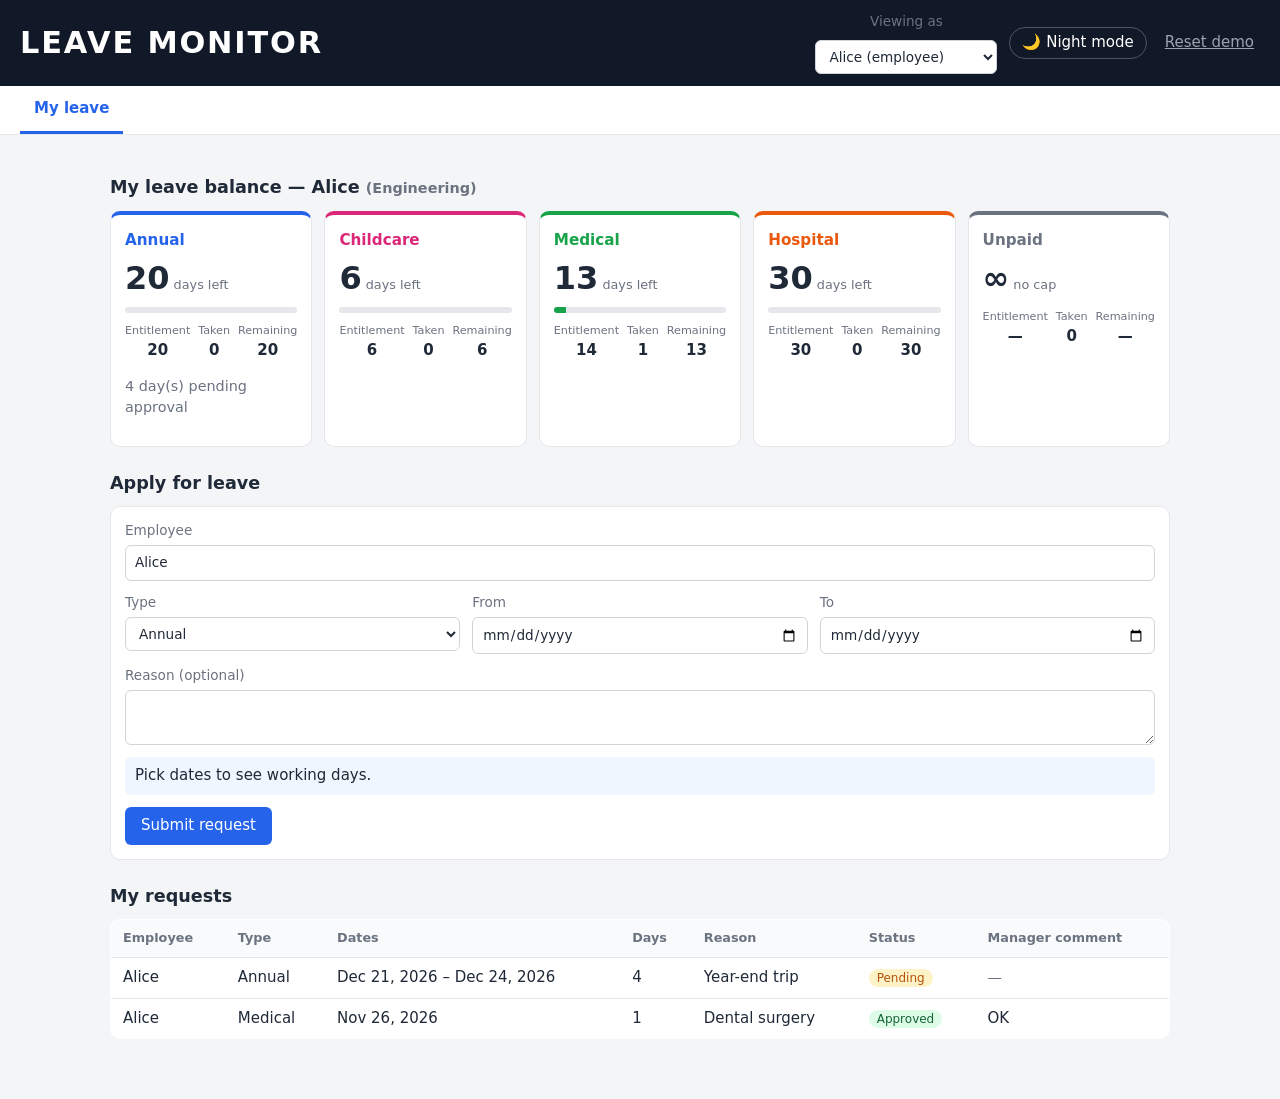
<file: index.html>
<!doctype html>
<html lang="en">
<head>
  <meta charset="utf-8">
  <meta name="viewport" content="width=device-width, initial-scale=1">
  <title>Leave Monitor</title>
  <link rel="stylesheet" href="styles.css">
  <script>try { var t = localStorage.getItem('leave-theme'); if (t) document.documentElement.dataset.theme = t; } catch (e) {}</script>
</head>
<body>
  <header class="top">
    <h1>Leave Monitor</h1>
    <div class="who">
      <label>Viewing as <select id="who"></select></label>
      <button id="theme" class="theme-btn" title="Switch between day and night theme"></button>
      <button id="reset" class="link" title="Reset demo data">Reset demo</button>
    </div>
  </header>
  <nav id="tabs" class="tabs"></nav>
  <main id="view"></main>

  <script src="js/workdays.js"></script>
  <script src="js/data.js"></script>
  <script src="js/store.js"></script>
  <script src="js/ui-employee.js"></script>
  <script src="js/ui-manager.js"></script>
  <script src="js/ui-calendar.js"></script>
  <script src="js/ui-team.js"></script>
  <script src="js/ui-overview.js"></script>
  <script src="js/app.js"></script>
</body>
</html>
</file>
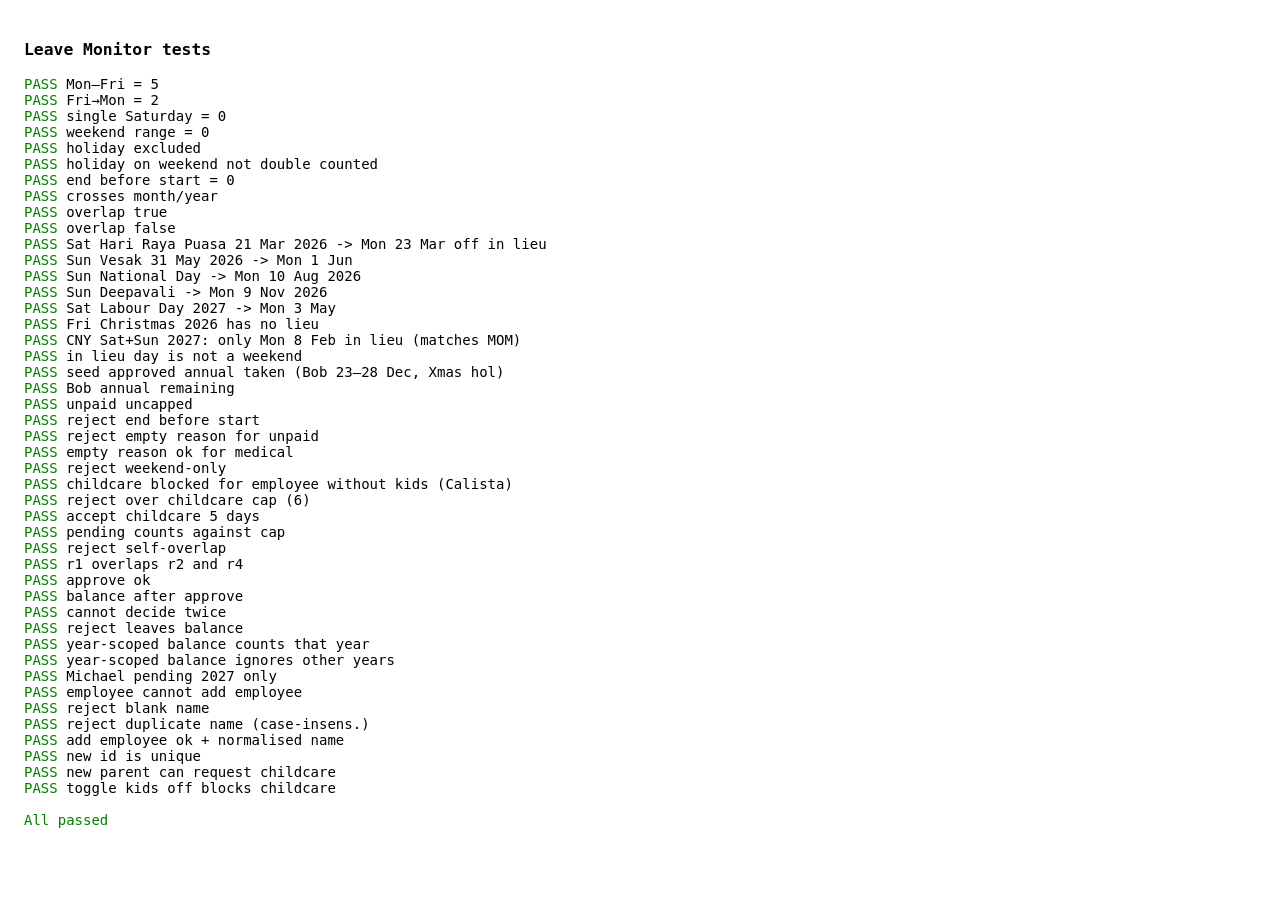
<file: tests.html>
<!doctype html>
<html><head><meta charset="utf-8"><title>Leave tests</title>
<style>body{font:14px monospace;padding:16px}.p{color:green}.f{color:red;font-weight:bold}</style></head>
<body><h3>Leave Monitor tests</h3><pre id="out"></pre>
<script src="js/workdays.js"></script>
<script src="js/data.js"></script>
<script src="js/store.js"></script>
<script>
const out = document.getElementById('out'); let fails = 0;
const eq = (name, got, want) => {
  const ok = JSON.stringify(got) === JSON.stringify(want); if (!ok) fails++;
  out.innerHTML += `<span class="${ok ? 'p' : 'f'}">${ok ? 'PASS' : 'FAIL'}</span> ${name}${ok ? '' : ` — got ${JSON.stringify(got)}, want ${JSON.stringify(want)}`}\n`;
};
const H = [{ date: '2026-12-25', name: 'Xmas' }];
// 2026-12-25 is a Friday.
eq('Mon–Fri = 5', Workdays.countWorkingDays('2026-11-23', '2026-11-27', []), 5);
eq('Fri→Mon = 2', Workdays.countWorkingDays('2026-11-27', '2026-11-30', []), 2);
eq('single Saturday = 0', Workdays.countWorkingDays('2026-11-28', '2026-11-28', []), 0);
eq('weekend range = 0', Workdays.countWorkingDays('2026-11-28', '2026-11-29', []), 0);
eq('holiday excluded', Workdays.countWorkingDays('2026-12-24', '2026-12-28', H), 2); // Thu + Mon
eq('holiday on weekend not double counted', Workdays.countWorkingDays('2026-12-25', '2026-12-27', H), 0);
eq('end before start = 0', Workdays.countWorkingDays('2026-11-30', '2026-11-23', []), 0);
eq('crosses month/year', Workdays.countWorkingDays('2026-12-30', '2027-01-04', [{date:'2027-01-01'}]), 3); // Wed,Thu,Mon
eq('overlap true', Workdays.rangesOverlap('2026-12-01','2026-12-05','2026-12-05','2026-12-09'), true);
eq('overlap false', Workdays.rangesOverlap('2026-12-01','2026-12-04','2026-12-05','2026-12-09'), false);

const dates = (d) => SEED_HOLIDAYS.some((h) => h.date === d);
eq('Sat Hari Raya Puasa 21 Mar 2026 -> Mon 23 Mar off in lieu', dates('2026-03-23'), true);
eq('Sun Vesak 31 May 2026 -> Mon 1 Jun', dates('2026-06-01'), true);
eq('Sun National Day -> Mon 10 Aug 2026', dates('2026-08-10'), true);
eq('Sun Deepavali -> Mon 9 Nov 2026', dates('2026-11-09'), true);
eq('Sat Labour Day 2027 -> Mon 3 May', dates('2027-05-03'), true);
eq('Fri Christmas 2026 has no lieu', dates('2026-12-28'), false);
eq('CNY Sat+Sun 2027: only Mon 8 Feb in lieu (matches MOM)', [dates('2027-02-08'), dates('2027-02-09')], [true, false]);
eq('in lieu day is not a weekend', SEED_HOLIDAYS.filter((h) => h.inLieu).every((h) => !Workdays.isWeekend(h.date)), true);

// Store logic on a fresh seed
Store.init(Data.seed());
Store.persist = () => {}; // tests must not touch the app's real localStorage
const s = Store;
eq('seed approved annual taken (Bob 23–28 Dec, Xmas hol)', s.getBalance('u3', 'annual').taken, 3); // 23,24,28
eq('Bob annual remaining', s.getBalance('u3', 'annual').remaining, 17);
eq('unpaid uncapped', s.getBalance('u2', 'unpaid').remaining, null);
eq('reject end before start', s.submitRequest({userId:'u2',type:'medical',start:'2026-11-10',end:'2026-11-09',reason:'x'}).ok, false);
eq('reject empty reason for unpaid', s.submitRequest({userId:'u2',type:'unpaid',start:'2026-11-10',end:'2026-11-10',reason:' '}).ok, false);
eq('empty reason ok for medical', s.submitRequest({userId:'u2',type:'medical',start:'2026-11-10',end:'2026-11-10',reason:''}).ok, true);
eq('reject weekend-only', s.submitRequest({userId:'u2',type:'medical',start:'2026-11-28',end:'2026-11-29',reason:'x'}).ok, false);
eq('childcare blocked for employee without kids (Calista)', s.submitRequest({userId:'u4',type:'childcare',start:'2026-02-02',end:'2026-02-02',reason:'x'}).ok, false);
eq('reject over childcare cap (6)', s.submitRequest({userId:'u2',type:'childcare',start:'2026-02-02',end:'2026-02-10',reason:'x'}).ok, false); // 7 days
eq('accept childcare 5 days', s.submitRequest({userId:'u2',type:'childcare',start:'2026-02-02',end:'2026-02-06',reason:'kid'}).ok, true);
eq('pending counts against cap', s.submitRequest({userId:'u2',type:'childcare',start:'2026-03-02',end:'2026-03-03',reason:'kid'}).ok, false);
eq('reject self-overlap', s.submitRequest({userId:'u2',type:'unpaid',start:'2026-12-22',end:'2026-12-22',reason:'x'}).ok, false);
const r1 = s.state.requests.find(r => r.id === 'r1');
eq('r1 overlaps r2 and r4', s.getOverlaps(r1).map(r => r.id).sort(), ['r2','r4']);
eq('approve ok', s.decide('r1', true, 'ok').ok, true);
eq('balance after approve', s.getBalance('u2','annual').taken, 4); // 21,22,23,24
eq('cannot decide twice', s.decide('r1', false, '').ok, false);
s.decide('r4', false, 'busy');
eq('reject leaves balance', s.getBalance('u5','annual').taken, 0);
eq('year-scoped balance counts that year', s.getBalance('u3','annual',2026).taken, 3);
eq('year-scoped balance ignores other years', s.getBalance('u3','annual',2027).taken, 0);
eq('Michael pending 2027 only', [s.getBalance('u7','annual',2026).pending, s.getBalance('u7','annual',2027).pending], [0,5]);

// Adding employees (manager only)
eq('employee cannot add employee', s.addEmployee({name:'X'}).ok, false); // current user is Alice here
s.setCurrentUser('u1');
eq('reject blank name', s.addEmployee({name:'  '}).ok, false);
eq('reject duplicate name (case-insens.)', s.addEmployee({name:'alice'}).ok, false);
const added = s.addEmployee({name:'  Priya   Nair ', hasKids:true});
eq('add employee ok + normalised name', [added.ok, added.user.name, added.user.team, added.user.hasKids], [true,'Priya Nair','Engineering',true]);
eq('new id is unique', new Set(s.state.users.map(u=>u.id)).size, s.state.users.length);
eq('new parent can request childcare', s.submitRequest({userId:added.user.id,type:'childcare',start:'2026-02-02',end:'2026-02-02',reason:'kid'}).ok, true);
s.setHasKids('u2', false);
eq('toggle kids off blocks childcare', s.submitRequest({userId:'u2',type:'childcare',start:'2026-04-06',end:'2026-04-06',reason:'x'}).ok, false);
out.innerHTML += fails ? `\n<span class="f">${fails} FAILED</span>` : '\n<span class="p">All passed</span>';
</script></body></html>
</file>
<file: styles.css>
:root { --bg:#f4f5f7; --card:#fff; --text:#1f2937; --muted:#6b7280; --line:#e5e7eb; --line2:#d1d5db; --brand:#2563eb; --warn:#b45309; --warnbg:#fef3c7; --ok:#166534; --okbg:#dcfce7; --err:#991b1b; --errbg:#fee2e2;
  --surface:#fff; --surface2:#f9fafb; --weekend:#f3f4f6; --holiday:#fef9c3; --holtxt:#854d0e; --lieu:#ffedd5; --lieutxt:#9a3412; --hl:#dbeafe; --info:#eff6ff; }
/* Night theme: follows the OS unless the user picked a theme with the header toggle (data-theme). */
@media (prefers-color-scheme: dark) { :root:not([data-theme="light"]) {
  --bg:#0f172a; --card:#1e293b; --text:#e5e7eb; --muted:#9ca3af; --line:#334155; --line2:#475569; --brand:#60a5fa; --warn:#fbbf24; --warnbg:#422006; --ok:#86efac; --okbg:#14532d; --err:#fca5a5; --errbg:#450a0a;
  --surface:#1e293b; --surface2:#162032; --weekend:#172033; --holiday:#4a3f0b; --holtxt:#fde68a; --lieu:#4a2a0e; --lieutxt:#fdba74; --hl:#1e3a5f; --info:#1e3a5f; color-scheme:dark; } }
:root[data-theme="dark"] {
  --bg:#0f172a; --card:#1e293b; --text:#e5e7eb; --muted:#9ca3af; --line:#334155; --line2:#475569; --brand:#60a5fa; --warn:#fbbf24; --warnbg:#422006; --ok:#86efac; --okbg:#14532d; --err:#fca5a5; --errbg:#450a0a;
  --surface:#1e293b; --surface2:#162032; --weekend:#172033; --holiday:#4a3f0b; --holtxt:#fde68a; --lieu:#4a2a0e; --lieutxt:#fdba74; --hl:#1e3a5f; --info:#1e3a5f; color-scheme:dark; }
.theme-btn { border:1px solid #4b5563; background:transparent; color:#fff; border-radius:16px; padding:4px 12px; cursor:pointer; }
* { box-sizing: border-box; }
body { margin:0; font:15px/1.45 system-ui,Segoe UI,Roboto,sans-serif; background:var(--bg); color:var(--text); }
.top { display:flex; justify-content:space-between; align-items:center; gap:12px; flex-wrap:wrap; padding:12px 20px; background:#111827; color:#fff; }
.top h1 { margin:0; font-size:1.9rem; font-weight:800; letter-spacing:.06em; text-transform:uppercase; }
.who label { display:flex; align-items:center; gap:8px; }
.who { display:flex; align-items:center; gap:12px; }
.who .link { color:#9ca3af; }
.tabs { display:flex; gap:4px; padding:0 20px; background:var(--surface); border-bottom:1px solid var(--line); overflow-x:auto; }
.tabs button { border:0; background:none; padding:12px 14px; cursor:pointer; font:inherit; border-bottom:3px solid transparent; white-space:nowrap; }
.tabs button.active { border-color:var(--brand); color:var(--brand); font-weight:600; }
main { max-width:1100px; margin:0 auto; padding:16px 20px 60px; }
h2 { margin:24px 0 10px; font-size:1.1rem; }
.count { background:#ef4444; color:#fff; border-radius:10px; padding:0 7px; font-size:.75rem; }
.muted { color:var(--muted); font-size:.9rem; }
.card { background:var(--card); border:1px solid var(--line); border-radius:10px; padding:14px; }
.cards { display:grid; grid-template-columns:repeat(auto-fill,minmax(190px,1fr)); gap:12px; }
.balance { border-top:4px solid var(--c); }
.balance h3 { margin:0 0 4px; font-size:.95rem; color:var(--c); }
.big { font-size:2rem; font-weight:700; } .big small { font-size:.8rem; font-weight:400; color:var(--muted); }
.bar { height:6px; background:var(--line); border-radius:3px; margin:6px 0 10px; overflow:hidden; }
.bar span { display:block; height:100%; background:var(--c); }
dl { display:flex; justify-content:space-between; margin:8px 0 0; gap:6px; } dl div { text-align:center; }
dt { font-size:.7rem; color:var(--muted); } dd { margin:0; font-weight:600; }
.form { display:grid; grid-template-columns:repeat(3,1fr); gap:12px; }
.form .wide { grid-column:1/-1; }
label { display:flex; flex-direction:column; gap:4px; font-size:.85rem; color:var(--muted); }
.scroll { overflow-x:auto; }
table.overview { min-width:900px; text-align:center; }
table.overview th, table.overview td { padding:6px 8px; text-align:center; }
table.overview th.grp { color:var(--c); border-bottom:2px solid var(--c); }
table.overview th.emp, table.overview thead th:first-child { text-align:left; white-space:nowrap; }
table.overview td.bal { font-weight:700; } table.overview td.low { background:var(--warnbg); color:var(--warn); }
table.overview td.na { color:var(--muted); background:var(--surface2); font-size:.8rem; }
.pend { color:var(--warn); font-size:.75rem; }
label.inline { flex-direction:row; align-items:center; gap:8px; color:var(--text); }
input[type=checkbox] { padding:0; }
input, select, textarea { font:inherit; padding:7px 9px; border:1px solid var(--line2); border-radius:6px; color:var(--text); background:var(--surface); }
.top select { color:var(--text); }
button { font:inherit; }
.primary, .approve, .reject { border:0; border-radius:6px; padding:8px 16px; color:#fff; cursor:pointer; }
.primary { background:var(--brand); } .approve { background:#16a34a; } .reject { background:#dc2626; }
.link { background:none; border:0; color:var(--brand); cursor:pointer; text-decoration:underline; padding:0 6px; }
.preview { padding:8px 10px; background:var(--info); border-radius:6px; }
.msg { padding:8px 12px; border-radius:6px; margin:8px 0; }
.msg.ok { background:var(--okbg); color:var(--ok); } .msg.err { background:var(--errbg); color:var(--err); }
table { width:100%; border-collapse:collapse; background:var(--surface); border:1px solid var(--line); border-radius:10px; overflow:hidden; }
th, td { text-align:left; padding:9px 12px; border-bottom:1px solid var(--line); vertical-align:top; }
th { background:var(--surface2); font-size:.8rem; color:var(--muted); }
.badge { padding:2px 8px; border-radius:10px; font-size:.75rem; text-transform:capitalize; }
.badge.pending { background:var(--warnbg); color:var(--warn); } .badge.approved { background:var(--okbg); color:var(--ok); } .badge.rejected { background:var(--errbg); color:var(--err); }
.request { margin-bottom:12px; } .request header { display:flex; align-items:center; gap:10px; } .request h3 { margin:0; }
.request p { margin:4px 0; }
.tag { background:var(--c); color:#fff; padding:2px 9px; border-radius:10px; font-size:.75rem; }
.overlap { margin:10px 0; padding:8px 12px; border-radius:6px; } .overlap ul { margin:4px 0 0; padding-left:18px; }
.overlap.warn { background:var(--warnbg); color:var(--warn); } .overlap.ok { background:var(--okbg); color:var(--ok); }
.actions { display:flex; gap:8px; align-items:center; margin-top:10px; }
.cal-nav { display:flex; align-items:center; gap:12px; margin-bottom:8px; }
.cal-nav button { padding:4px 12px; cursor:pointer; border:1px solid var(--line2); background:var(--surface); border-radius:6px; color:var(--text); }
.legend { display:flex; gap:6px; flex-wrap:wrap; margin-bottom:8px; }
.cal { display:grid; grid-template-columns:repeat(7,1fr); gap:1px; background:var(--line); border:1px solid var(--line); border-radius:8px; overflow:hidden; }
.dow { background:var(--surface2); text-align:center; padding:6px; font-size:.8rem; color:var(--muted); }
.day { background:var(--surface); min-height:92px; padding:4px; cursor:pointer; min-width:0; }
.day.empty { background:var(--surface2); cursor:default; }
.day.weekend { background:var(--weekend); } .day.holiday { background:var(--holiday); }
.day.crowded { box-shadow:inset 0 0 0 2px #f59e0b; }
.day.hl { background:var(--hl); } .day.sel { outline:2px solid var(--brand); outline-offset:-2px; }
.num { font-size:.8rem; display:flex; justify-content:space-between; color:var(--muted); }
.ov { background:#f59e0b; color:#fff; border-radius:8px; padding:0 6px; font-size:.7rem; }
.day.lieu { background:var(--lieu); } .day.lieu .hname { color:var(--lieutxt); }
.hname { font-size:.7rem; color:var(--holtxt); }
.chip { display:block; margin-top:2px; padding:1px 6px; border-radius:4px; font-size:.75rem; color:#fff; background:var(--c); overflow:hidden; text-overflow:ellipsis; white-space:nowrap; }
.legend .chip { display:inline-block; }
.chip.pending { background:repeating-linear-gradient(45deg,var(--surface),var(--surface) 4px,var(--weekend) 4px,var(--weekend) 8px); color:var(--c); border:1px dashed var(--c); }
@media (max-width:700px) { .form { grid-template-columns:1fr; } .day { min-height:64px; } .chip { font-size:.65rem; } }
</file>
